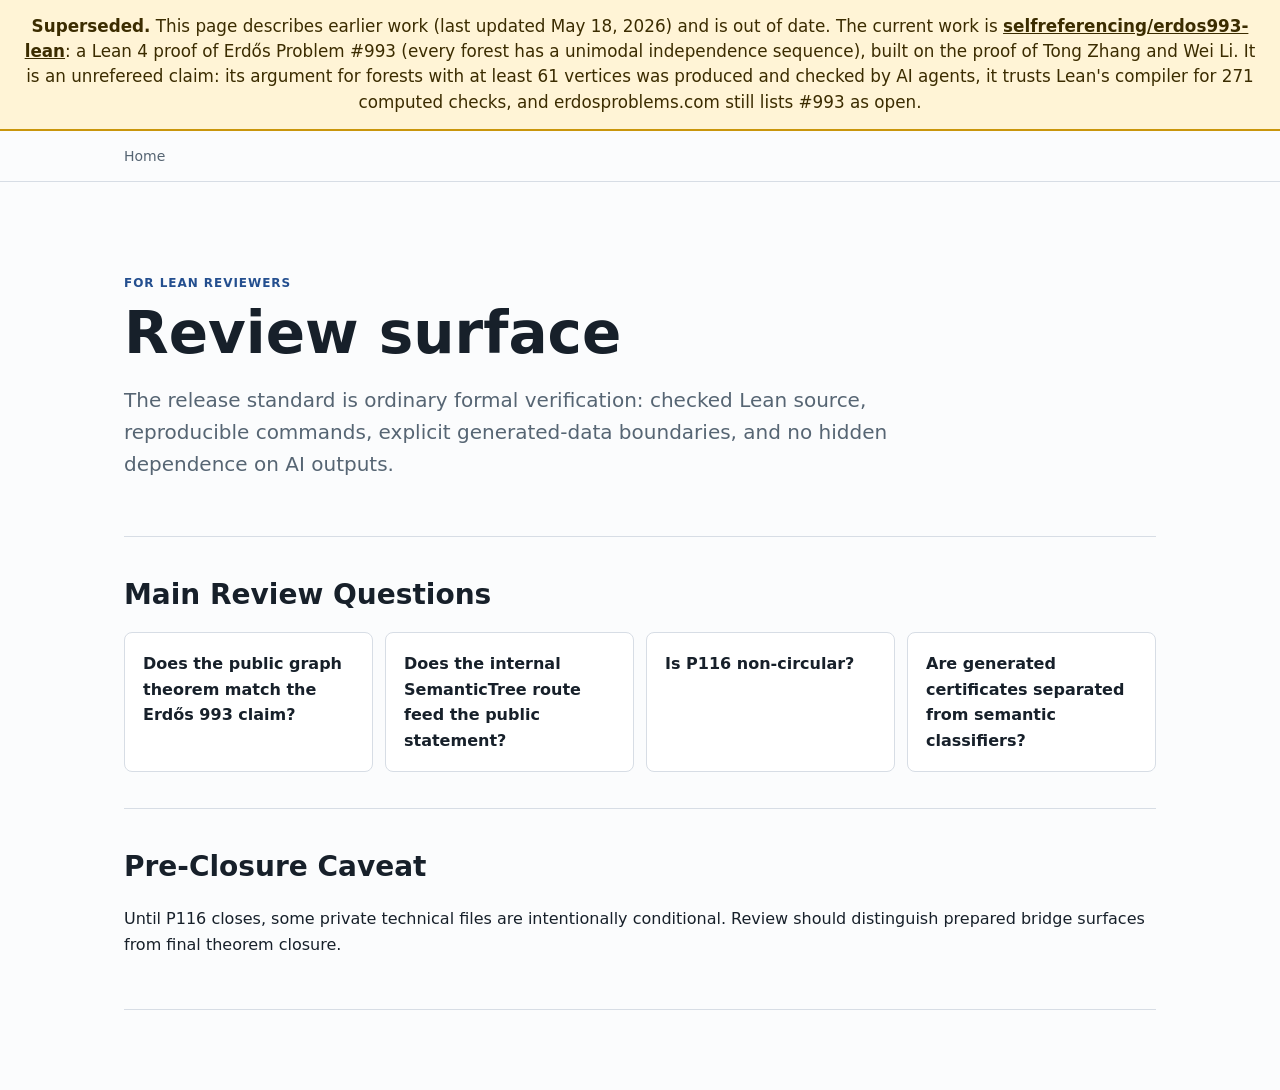
<file: docs/for-lean-reviewers.html>
<!doctype html>
<html lang="en">
<head>
  <meta charset="utf-8">
  <meta name="viewport" content="width=device-width, initial-scale=1">
  <title>For Lean Reviewers | Erdős 993</title>
  <link rel="stylesheet" href="../styles.css">
</head>
<body>
  <div class="superseded-banner" role="note" style="background:#fff4d6;color:#3b2c00;border-bottom:2px solid #c9960c;padding:14px 20px;font-size:1.05rem;line-height:1.5;text-align:center;">
    <strong>Superseded.</strong> This page describes earlier work (last updated May 18, 2026) and is out of date. The current work is
    <a href="https://github.com/selfreferencing/erdos993-lean" style="color:inherit;font-weight:600;text-decoration:underline;">selfreferencing/erdos993-lean</a>:
    a Lean 4 proof of Erdős Problem #993 (every forest has a unimodal independence sequence), built on the proof of Tong Zhang and Wei Li.
    It is an unrefereed claim: its argument for forests with at least 61 vertices was produced and checked by AI agents, it trusts Lean's compiler for 271 computed checks, and erdosproblems.com still lists #993 as open.
  </div>

  <header class="site-header"><nav><a href="../">Home</a></nav></header>
  <main>
    <section class="hero">
      <p class="eyebrow">For Lean reviewers</p>
      <h1>Review surface</h1>
      <p class="lede">
        The release standard is ordinary formal verification: checked Lean
        source, reproducible commands, explicit generated-data boundaries, and
        no hidden dependence on AI outputs.
      </p>
    </section>
    <section>
      <h2>Main Review Questions</h2>
      <div class="cards">
        <div class="panel">Does the public graph theorem match the Erdős 993 claim?</div>
        <div class="panel">Does the internal SemanticTree route feed the public statement?</div>
        <div class="panel">Is P116 non-circular?</div>
        <div class="panel">Are generated certificates separated from semantic classifiers?</div>
      </div>
    </section>
    <section>
      <h2>Pre-Closure Caveat</h2>
      <p>
        Until P116 closes, some private technical files are intentionally
        conditional. Review should distinguish prepared bridge surfaces from
        final theorem closure.
      </p>
    </section>
  </main>
</body>
</html>
</file>
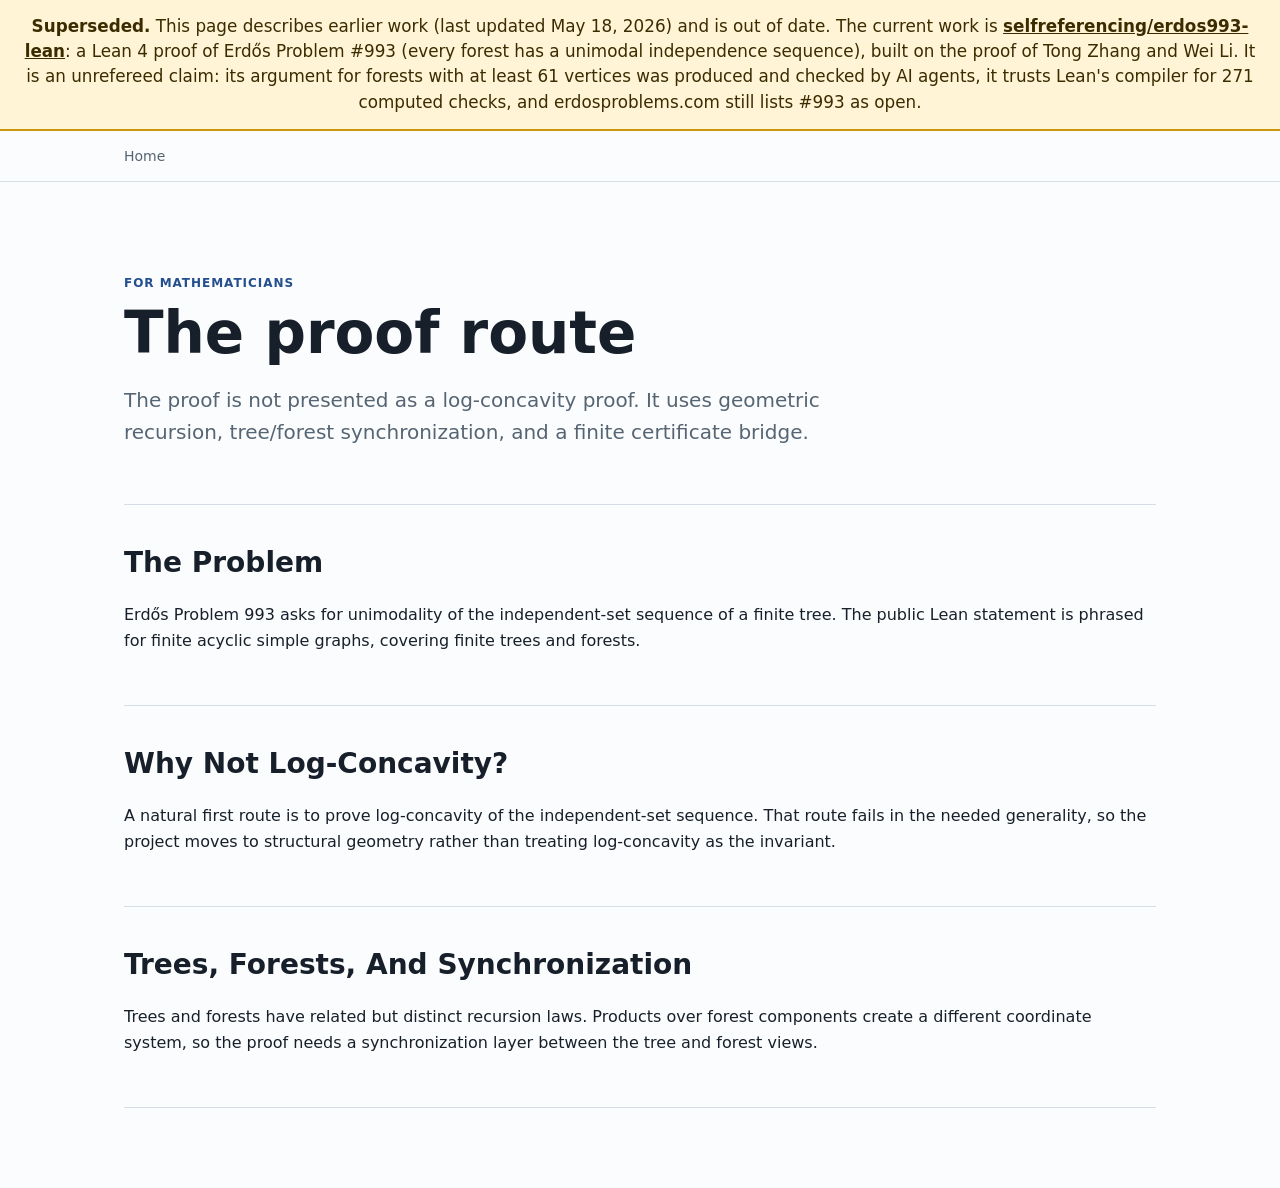
<file: docs/for-mathematicians.html>
<!doctype html>
<html lang="en">
<head>
  <meta charset="utf-8">
  <meta name="viewport" content="width=device-width, initial-scale=1">
  <title>For Mathematicians | Erdős 993</title>
  <link rel="stylesheet" href="../styles.css">
</head>
<body>
  <div class="superseded-banner" role="note" style="background:#fff4d6;color:#3b2c00;border-bottom:2px solid #c9960c;padding:14px 20px;font-size:1.05rem;line-height:1.5;text-align:center;">
    <strong>Superseded.</strong> This page describes earlier work (last updated May 18, 2026) and is out of date. The current work is
    <a href="https://github.com/selfreferencing/erdos993-lean" style="color:inherit;font-weight:600;text-decoration:underline;">selfreferencing/erdos993-lean</a>:
    a Lean 4 proof of Erdős Problem #993 (every forest has a unimodal independence sequence), built on the proof of Tong Zhang and Wei Li.
    It is an unrefereed claim: its argument for forests with at least 61 vertices was produced and checked by AI agents, it trusts Lean's compiler for 271 computed checks, and erdosproblems.com still lists #993 as open.
  </div>

  <header class="site-header"><nav><a href="../">Home</a></nav></header>
  <main>
    <section class="hero">
      <p class="eyebrow">For mathematicians</p>
      <h1>The proof route</h1>
      <p class="lede">
        The proof is not presented as a log-concavity proof. It uses geometric
        recursion, tree/forest synchronization, and a finite certificate bridge.
      </p>
    </section>
    <section>
      <h2>The Problem</h2>
      <p>
        Erdős Problem 993 asks for unimodality of the independent-set sequence
        of a finite tree. The public Lean statement is phrased for finite
        acyclic simple graphs, covering finite trees and forests.
      </p>
    </section>
    <section>
      <h2>Why Not Log-Concavity?</h2>
      <p>
        A natural first route is to prove log-concavity of the independent-set
        sequence. That route fails in the needed generality, so the project
        moves to structural geometry rather than treating log-concavity as the
        invariant.
      </p>
    </section>
    <section>
      <h2>Trees, Forests, And Synchronization</h2>
      <p>
        Trees and forests have related but distinct recursion laws. Products
        over forest components create a different coordinate system, so the
        proof needs a synchronization layer between the tree and forest views.
      </p>
    </section>
  </main>
</body>
</html>
</file>
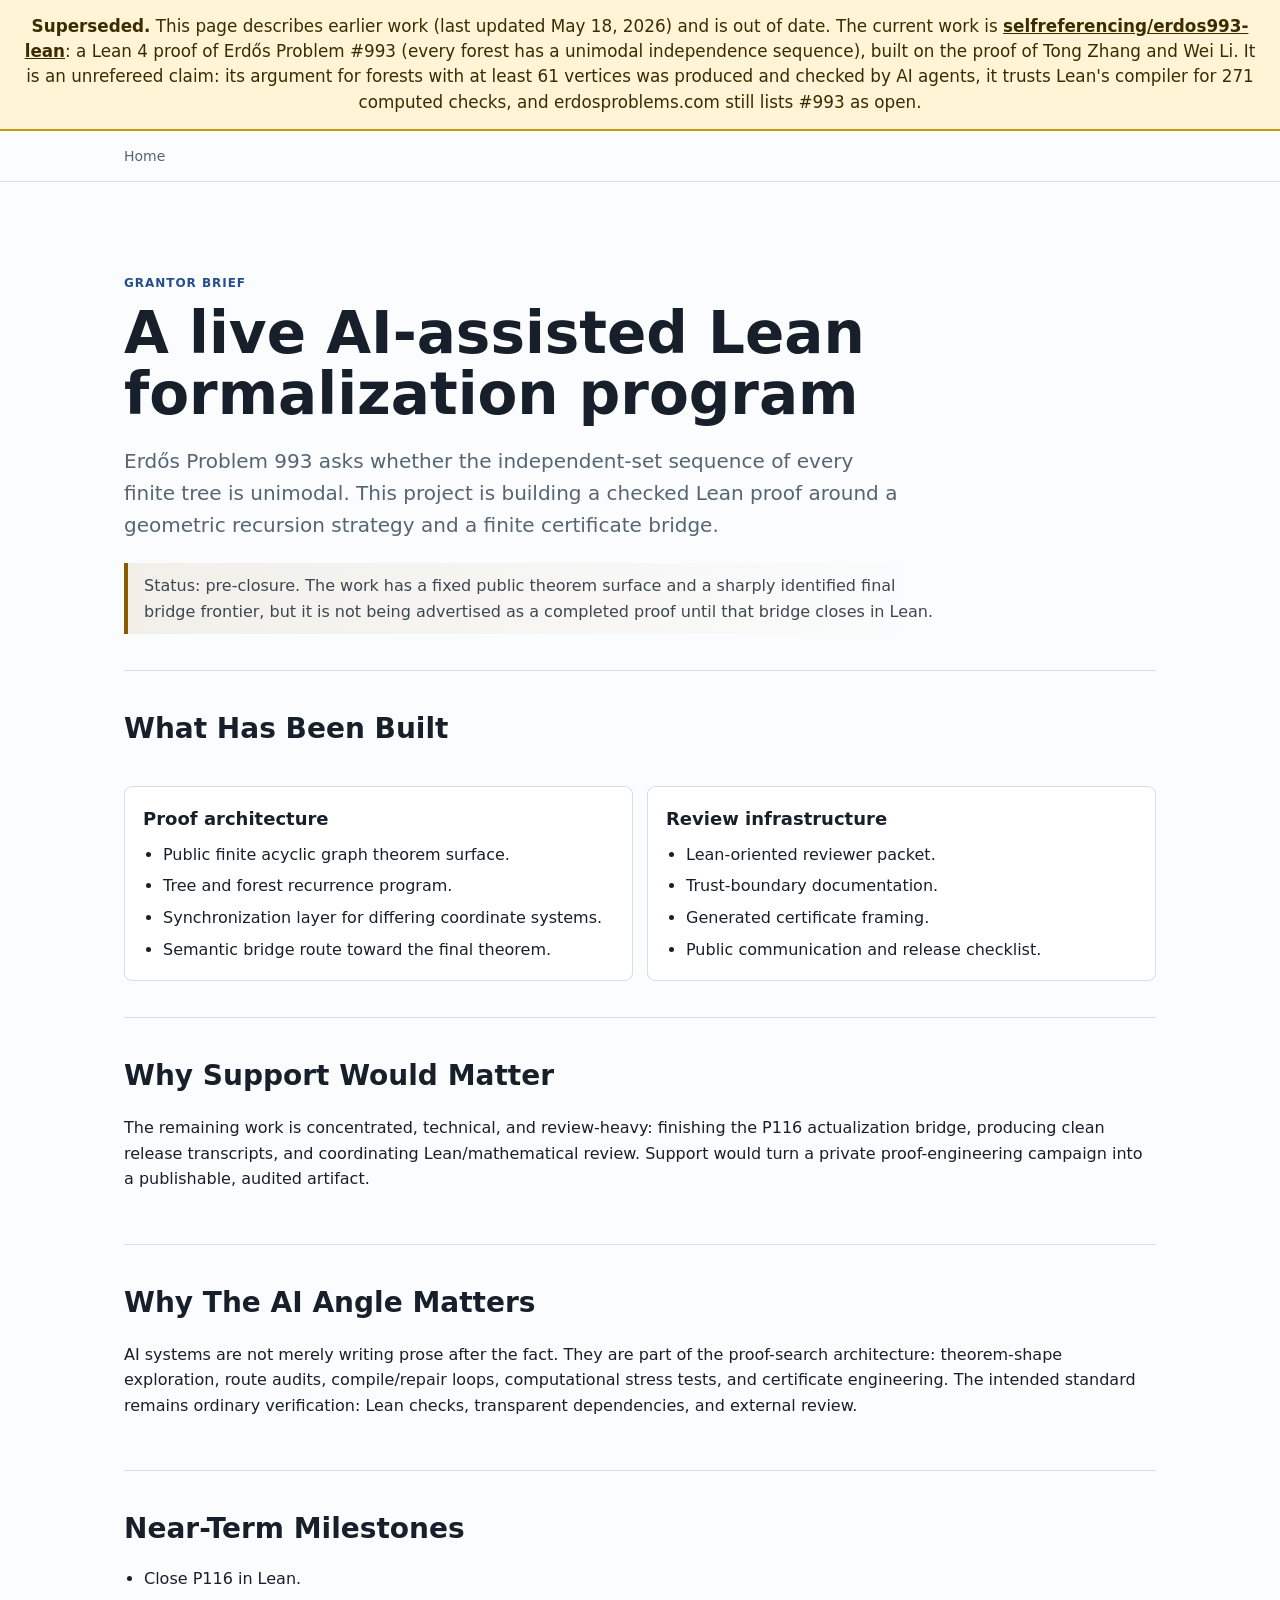
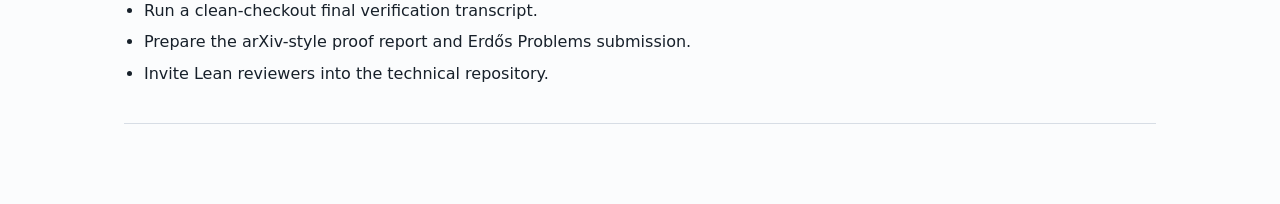
<file: docs/grantor-brief.html>
<!doctype html>
<html lang="en">
<head>
  <meta charset="utf-8">
  <meta name="viewport" content="width=device-width, initial-scale=1">
  <title>Grantor Brief | Erdős 993</title>
  <link rel="stylesheet" href="../styles.css">
</head>
<body>
  <div class="superseded-banner" role="note" style="background:#fff4d6;color:#3b2c00;border-bottom:2px solid #c9960c;padding:14px 20px;font-size:1.05rem;line-height:1.5;text-align:center;">
    <strong>Superseded.</strong> This page describes earlier work (last updated May 18, 2026) and is out of date. The current work is
    <a href="https://github.com/selfreferencing/erdos993-lean" style="color:inherit;font-weight:600;text-decoration:underline;">selfreferencing/erdos993-lean</a>:
    a Lean 4 proof of Erdős Problem #993 (every forest has a unimodal independence sequence), built on the proof of Tong Zhang and Wei Li.
    It is an unrefereed claim: its argument for forests with at least 61 vertices was produced and checked by AI agents, it trusts Lean's compiler for 271 computed checks, and erdosproblems.com still lists #993 as open.
  </div>

  <header class="site-header"><nav><a href="../">Home</a></nav></header>
  <main>
    <section class="hero">
      <p class="eyebrow">Grantor brief</p>
      <h1>A live AI-assisted Lean formalization program</h1>
      <p class="lede">
        Erdős Problem 993 asks whether the independent-set sequence of every
        finite tree is unimodal. This project is building a checked Lean proof
        around a geometric recursion strategy and a finite certificate bridge.
      </p>
      <p class="truth-note">
        Status: pre-closure. The work has a fixed public theorem surface and a
        sharply identified final bridge frontier, but it is not being advertised
        as a completed proof until that bridge closes in Lean.
      </p>
    </section>

    <section>
      <h2>What Has Been Built</h2>
      <div class="two-column">
        <div>
          <h3>Proof architecture</h3>
          <ul class="compact-list">
            <li>Public finite acyclic graph theorem surface.</li>
            <li>Tree and forest recurrence program.</li>
            <li>Synchronization layer for differing coordinate systems.</li>
            <li>Semantic bridge route toward the final theorem.</li>
          </ul>
        </div>
        <div>
          <h3>Review infrastructure</h3>
          <ul class="compact-list">
            <li>Lean-oriented reviewer packet.</li>
            <li>Trust-boundary documentation.</li>
            <li>Generated certificate framing.</li>
            <li>Public communication and release checklist.</li>
          </ul>
        </div>
      </div>
    </section>

    <section>
      <h2>Why Support Would Matter</h2>
      <p>
        The remaining work is concentrated, technical, and review-heavy:
        finishing the P116 actualization bridge, producing clean release
        transcripts, and coordinating Lean/mathematical review. Support would
        turn a private proof-engineering campaign into a publishable, audited
        artifact.
      </p>
    </section>

    <section>
      <h2>Why The AI Angle Matters</h2>
      <p>
        AI systems are not merely writing prose after the fact. They are part of
        the proof-search architecture: theorem-shape exploration, route audits,
        compile/repair loops, computational stress tests, and certificate
        engineering. The intended standard remains ordinary verification: Lean
        checks, transparent dependencies, and external review.
      </p>
    </section>

    <section>
      <h2>Near-Term Milestones</h2>
      <ul class="compact-list">
        <li>Close P116 in Lean.</li>
        <li>Run a clean-checkout final verification transcript.</li>
        <li>Prepare the arXiv-style proof report and Erdős Problems submission.</li>
        <li>Invite Lean reviewers into the technical repository.</li>
      </ul>
    </section>
  </main>
</body>
</html>
</file>
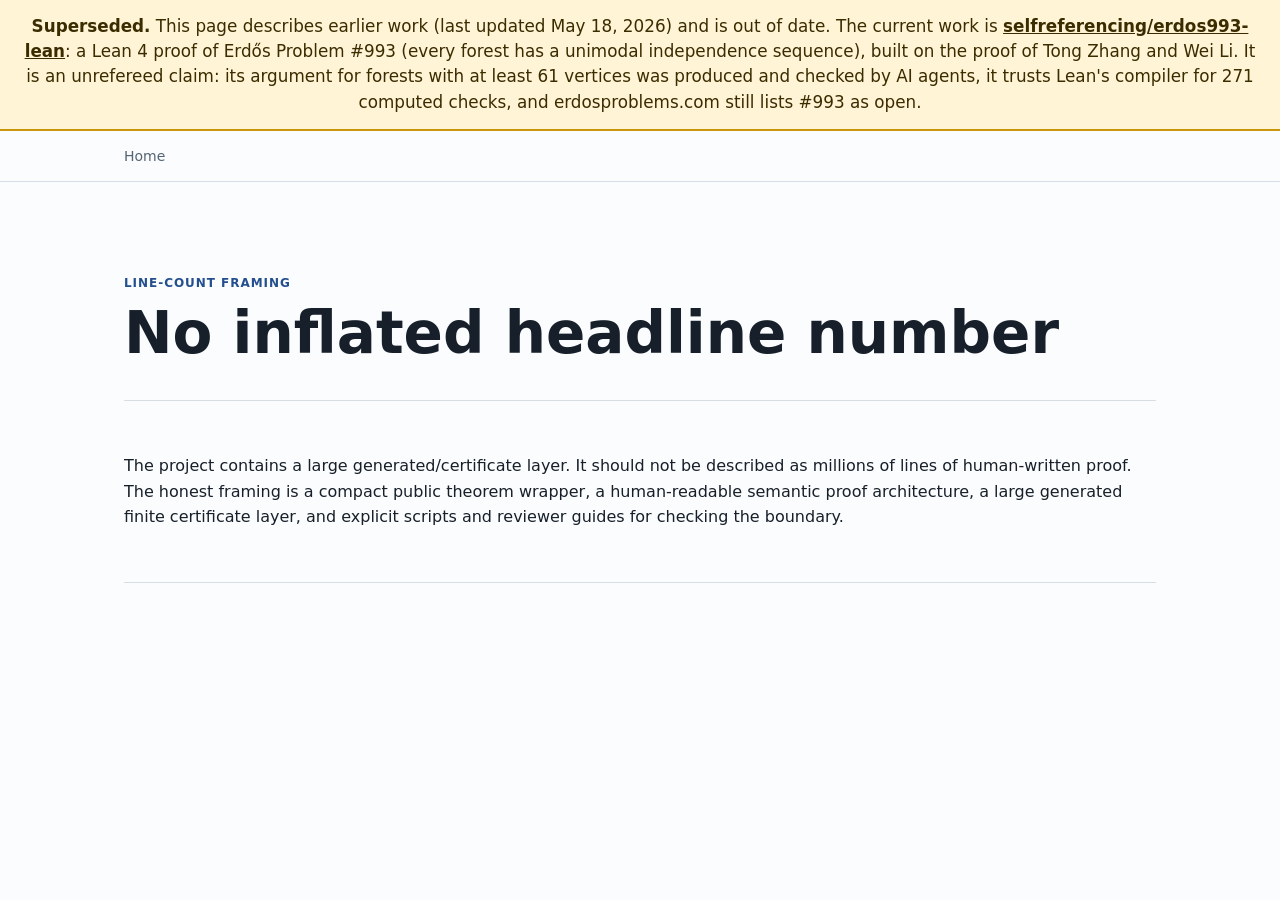
<file: docs/line-count-framing.html>
<!doctype html>
<html lang="en">
<head>
  <meta charset="utf-8">
  <meta name="viewport" content="width=device-width, initial-scale=1">
  <title>Line Count Framing | Erdős 993</title>
  <link rel="stylesheet" href="../styles.css">
</head>
<body>
  <div class="superseded-banner" role="note" style="background:#fff4d6;color:#3b2c00;border-bottom:2px solid #c9960c;padding:14px 20px;font-size:1.05rem;line-height:1.5;text-align:center;">
    <strong>Superseded.</strong> This page describes earlier work (last updated May 18, 2026) and is out of date. The current work is
    <a href="https://github.com/selfreferencing/erdos993-lean" style="color:inherit;font-weight:600;text-decoration:underline;">selfreferencing/erdos993-lean</a>:
    a Lean 4 proof of Erdős Problem #993 (every forest has a unimodal independence sequence), built on the proof of Tong Zhang and Wei Li.
    It is an unrefereed claim: its argument for forests with at least 61 vertices was produced and checked by AI agents, it trusts Lean's compiler for 271 computed checks, and erdosproblems.com still lists #993 as open.
  </div>

  <header class="site-header"><nav><a href="../">Home</a></nav></header>
  <main>
    <section class="hero">
      <p class="eyebrow">Line-count framing</p>
      <h1>No inflated headline number</h1>
    </section>
    <section>
      <p>
        The project contains a large generated/certificate layer. It should not
        be described as millions of lines of human-written proof. The honest
        framing is a compact public theorem wrapper, a human-readable semantic
        proof architecture, a large generated finite certificate layer, and
        explicit scripts and reviewer guides for checking the boundary.
      </p>
    </section>
  </main>
</body>
</html>
</file>
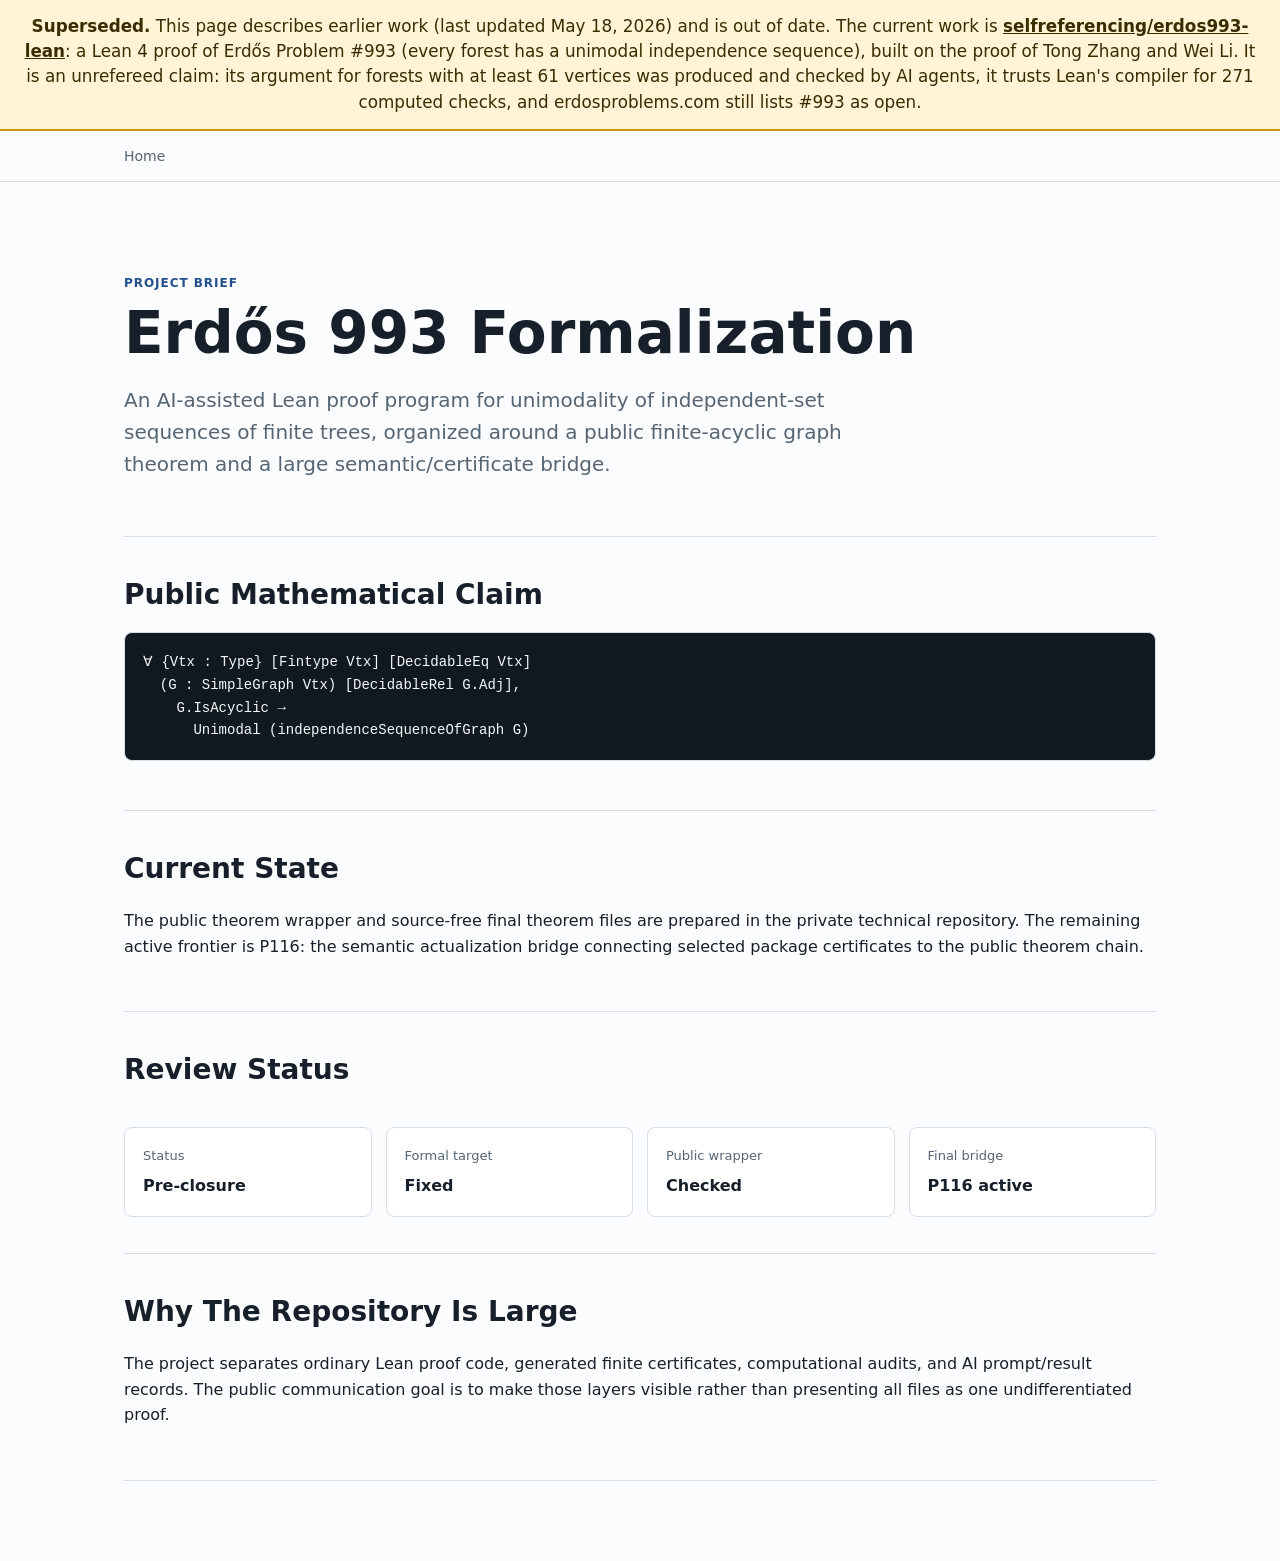
<file: docs/project-brief.html>
<!doctype html>
<html lang="en">
<head>
  <meta charset="utf-8">
  <meta name="viewport" content="width=device-width, initial-scale=1">
  <title>Project Brief | Erdős 993</title>
  <link rel="stylesheet" href="../styles.css">
</head>
<body>
  <div class="superseded-banner" role="note" style="background:#fff4d6;color:#3b2c00;border-bottom:2px solid #c9960c;padding:14px 20px;font-size:1.05rem;line-height:1.5;text-align:center;">
    <strong>Superseded.</strong> This page describes earlier work (last updated May 18, 2026) and is out of date. The current work is
    <a href="https://github.com/selfreferencing/erdos993-lean" style="color:inherit;font-weight:600;text-decoration:underline;">selfreferencing/erdos993-lean</a>:
    a Lean 4 proof of Erdős Problem #993 (every forest has a unimodal independence sequence), built on the proof of Tong Zhang and Wei Li.
    It is an unrefereed claim: its argument for forests with at least 61 vertices was produced and checked by AI agents, it trusts Lean's compiler for 271 computed checks, and erdosproblems.com still lists #993 as open.
  </div>

  <header class="site-header"><nav><a href="../">Home</a></nav></header>
  <main>
    <section class="hero">
      <p class="eyebrow">Project brief</p>
      <h1>Erdős 993 Formalization</h1>
      <p class="lede">
        An AI-assisted Lean proof program for unimodality of independent-set
        sequences of finite trees, organized around a public finite-acyclic
        graph theorem and a large semantic/certificate bridge.
      </p>
    </section>
    <section>
      <h2>Public Mathematical Claim</h2>
      <pre><code>∀ {Vtx : Type} [Fintype Vtx] [DecidableEq Vtx]
  (G : SimpleGraph Vtx) [DecidableRel G.Adj],
    G.IsAcyclic →
      Unimodal (independenceSequenceOfGraph G)</code></pre>
    </section>
    <section>
      <h2>Current State</h2>
      <p>
        The public theorem wrapper and source-free final theorem files are
        prepared in the private technical repository. The remaining active
        frontier is P116: the semantic actualization bridge connecting selected
        package certificates to the public theorem chain.
      </p>
    </section>
    <section>
      <h2>Review Status</h2>
      <div class="status-grid">
        <div><span class="label">Status</span><strong>Pre-closure</strong></div>
        <div><span class="label">Formal target</span><strong>Fixed</strong></div>
        <div><span class="label">Public wrapper</span><strong>Checked</strong></div>
        <div><span class="label">Final bridge</span><strong>P116 active</strong></div>
      </div>
    </section>
    <section>
      <h2>Why The Repository Is Large</h2>
      <p>
        The project separates ordinary Lean proof code, generated finite
        certificates, computational audits, and AI prompt/result records. The
        public communication goal is to make those layers visible rather than
        presenting all files as one undifferentiated proof.
      </p>
    </section>
  </main>
</body>
</html>
</file>
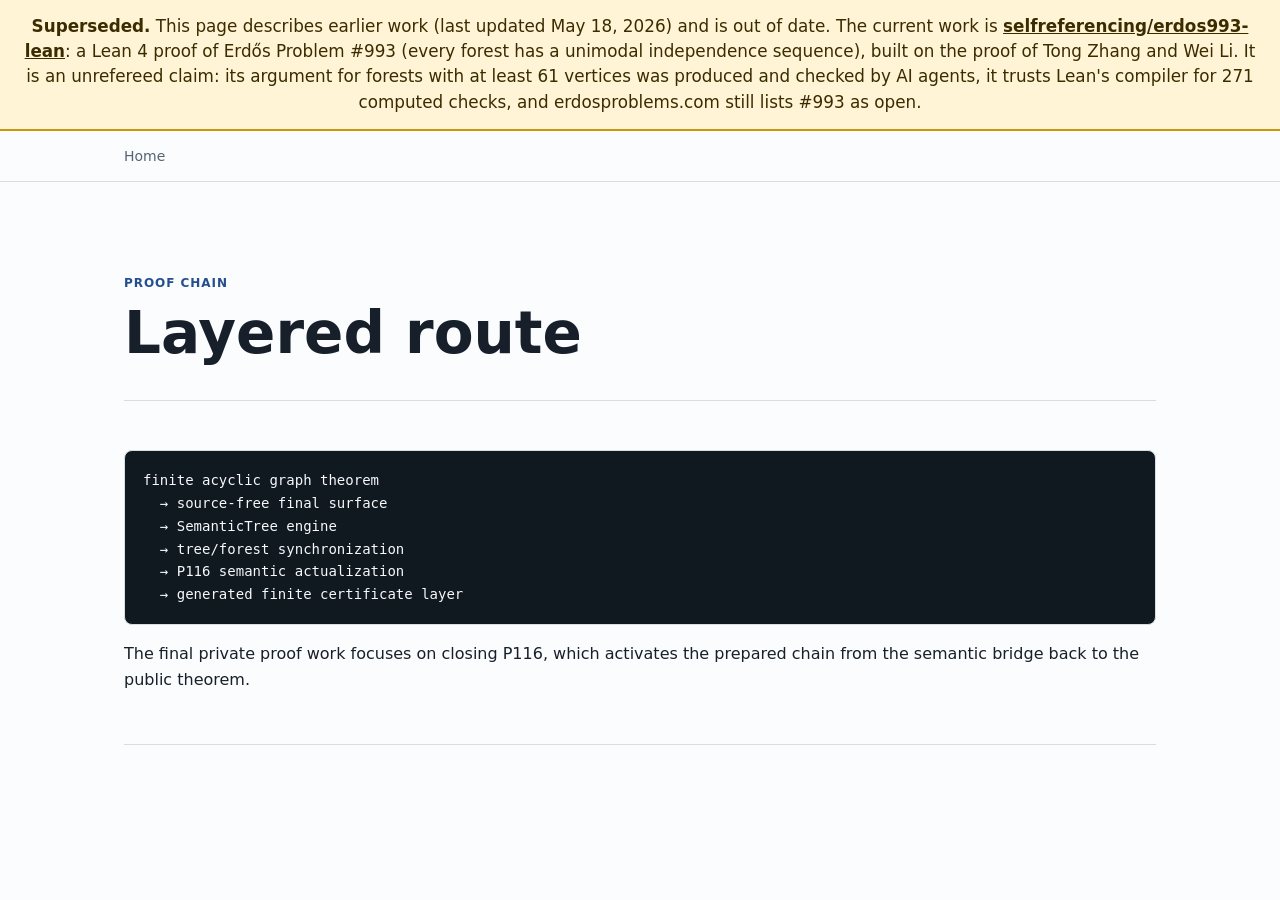
<file: docs/proof-chain.html>
<!doctype html>
<html lang="en">
<head>
  <meta charset="utf-8">
  <meta name="viewport" content="width=device-width, initial-scale=1">
  <title>Proof Chain | Erdős 993</title>
  <link rel="stylesheet" href="../styles.css">
</head>
<body>
  <div class="superseded-banner" role="note" style="background:#fff4d6;color:#3b2c00;border-bottom:2px solid #c9960c;padding:14px 20px;font-size:1.05rem;line-height:1.5;text-align:center;">
    <strong>Superseded.</strong> This page describes earlier work (last updated May 18, 2026) and is out of date. The current work is
    <a href="https://github.com/selfreferencing/erdos993-lean" style="color:inherit;font-weight:600;text-decoration:underline;">selfreferencing/erdos993-lean</a>:
    a Lean 4 proof of Erdős Problem #993 (every forest has a unimodal independence sequence), built on the proof of Tong Zhang and Wei Li.
    It is an unrefereed claim: its argument for forests with at least 61 vertices was produced and checked by AI agents, it trusts Lean's compiler for 271 computed checks, and erdosproblems.com still lists #993 as open.
  </div>

  <header class="site-header"><nav><a href="../">Home</a></nav></header>
  <main>
    <section class="hero">
      <p class="eyebrow">Proof chain</p>
      <h1>Layered route</h1>
    </section>
    <section>
      <pre><code>finite acyclic graph theorem
  → source-free final surface
  → SemanticTree engine
  → tree/forest synchronization
  → P116 semantic actualization
  → generated finite certificate layer</code></pre>
      <p>
        The final private proof work focuses on closing P116, which activates
        the prepared chain from the semantic bridge back to the public theorem.
      </p>
    </section>
  </main>
</body>
</html>
</file>
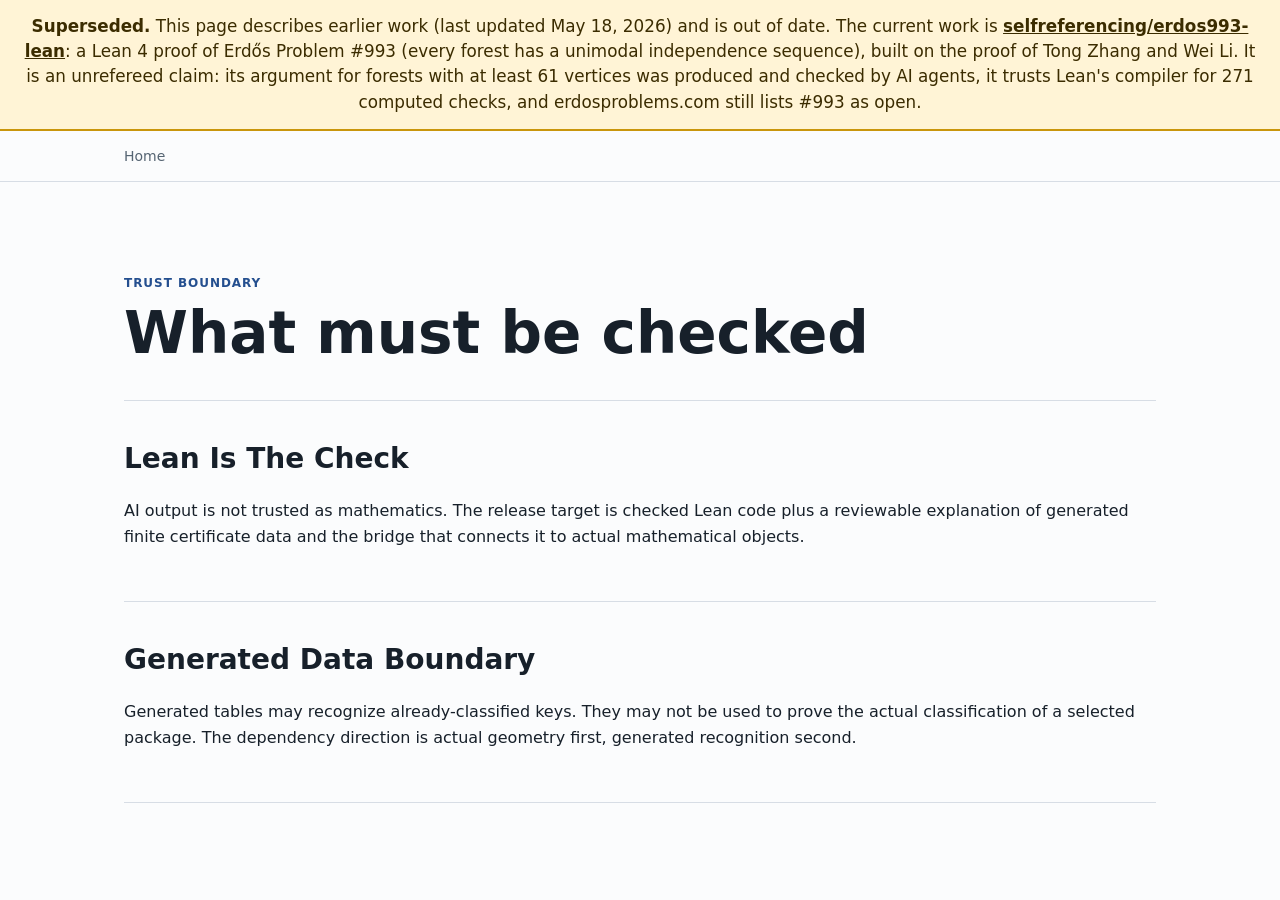
<file: docs/trust-boundary.html>
<!doctype html>
<html lang="en">
<head>
  <meta charset="utf-8">
  <meta name="viewport" content="width=device-width, initial-scale=1">
  <title>Trust Boundary | Erdős 993</title>
  <link rel="stylesheet" href="../styles.css">
</head>
<body>
  <div class="superseded-banner" role="note" style="background:#fff4d6;color:#3b2c00;border-bottom:2px solid #c9960c;padding:14px 20px;font-size:1.05rem;line-height:1.5;text-align:center;">
    <strong>Superseded.</strong> This page describes earlier work (last updated May 18, 2026) and is out of date. The current work is
    <a href="https://github.com/selfreferencing/erdos993-lean" style="color:inherit;font-weight:600;text-decoration:underline;">selfreferencing/erdos993-lean</a>:
    a Lean 4 proof of Erdős Problem #993 (every forest has a unimodal independence sequence), built on the proof of Tong Zhang and Wei Li.
    It is an unrefereed claim: its argument for forests with at least 61 vertices was produced and checked by AI agents, it trusts Lean's compiler for 271 computed checks, and erdosproblems.com still lists #993 as open.
  </div>

  <header class="site-header"><nav><a href="../">Home</a></nav></header>
  <main>
    <section class="hero">
      <p class="eyebrow">Trust boundary</p>
      <h1>What must be checked</h1>
    </section>
    <section>
      <h2>Lean Is The Check</h2>
      <p>
        AI output is not trusted as mathematics. The release target is checked
        Lean code plus a reviewable explanation of generated finite certificate
        data and the bridge that connects it to actual mathematical objects.
      </p>
    </section>
    <section>
      <h2>Generated Data Boundary</h2>
      <p>
        Generated tables may recognize already-classified keys. They may not be
        used to prove the actual classification of a selected package. The
        dependency direction is actual geometry first, generated recognition
        second.
      </p>
    </section>
  </main>
</body>
</html>
</file>
<file: styles.css>
:root {
  color-scheme: light;
  --ink: #17202a;
  --muted: #566573;
  --line: #d7dde5;
  --paper: #fbfcfd;
  --band: #eef3f8;
  --blue: #244f8f;
  --green: #2f7d4c;
  --amber: #8a5a00;
}

* {
  box-sizing: border-box;
}

body {
  margin: 0;
  font-family: Inter, ui-sans-serif, system-ui, -apple-system, BlinkMacSystemFont, "Segoe UI", sans-serif;
  color: var(--ink);
  background: var(--paper);
  line-height: 1.6;
}

a {
  color: var(--blue);
}

.site-header {
  position: sticky;
  top: 0;
  z-index: 10;
  border-bottom: 1px solid var(--line);
  background: rgba(251, 252, 253, 0.94);
  backdrop-filter: blur(12px);
}

nav {
  max-width: 1080px;
  margin: 0 auto;
  display: flex;
  gap: 20px;
  padding: 14px 24px;
  overflow-x: auto;
}

nav a {
  color: var(--muted);
  text-decoration: none;
  font-size: 14px;
  white-space: nowrap;
}

nav a:hover {
  color: var(--blue);
}

main {
  max-width: 1080px;
  margin: 0 auto;
  padding: 48px 24px 80px;
}

section {
  padding: 36px 0;
  border-bottom: 1px solid var(--line);
}

.hero {
  padding-top: 44px;
}

.eyebrow {
  margin: 0 0 10px;
  color: var(--blue);
  font-weight: 700;
  text-transform: uppercase;
  letter-spacing: 0.08em;
  font-size: 12px;
}

h1 {
  margin: 0;
  font-size: 58px;
  line-height: 1.05;
  letter-spacing: 0;
}

h2 {
  margin: 0 0 14px;
  font-size: 28px;
  letter-spacing: 0;
}

h3 {
  margin: 0 0 8px;
  font-size: 18px;
}

.lede {
  max-width: 780px;
  color: var(--muted);
  font-size: 20px;
}

.truth-note {
  max-width: 820px;
  margin: 22px 0 0;
  border-left: 4px solid var(--amber);
  padding: 10px 0 10px 16px;
  color: #3e4650;
  background: linear-gradient(90deg, rgba(138, 90, 0, 0.08), transparent);
}

.meta-line {
  margin-top: 14px;
  color: var(--muted);
  font-size: 14px;
}

.cta-row {
  display: flex;
  flex-wrap: wrap;
  gap: 12px;
  margin-top: 26px;
}

.button {
  display: inline-flex;
  align-items: center;
  min-height: 42px;
  border: 1px solid var(--line);
  border-radius: 8px;
  padding: 9px 14px;
  background: white;
  color: var(--blue);
  text-decoration: none;
  font-weight: 700;
}

.button.primary {
  border-color: var(--blue);
  background: var(--blue);
  color: white;
}

.status-grid,
.split,
.two-column {
  display: grid;
  gap: 14px;
  margin-top: 34px;
}

.status-grid {
  grid-template-columns: repeat(4, minmax(0, 1fr));
}

.split {
  grid-template-columns: repeat(2, minmax(0, 1fr));
}

.two-column {
  grid-template-columns: repeat(2, minmax(0, 1fr));
}

.status-grid div,
.split div,
.two-column div,
.cards a,
.panel {
  border: 1px solid var(--line);
  border-radius: 8px;
  background: white;
  padding: 18px;
}

.label {
  display: block;
  color: var(--muted);
  font-size: 13px;
  margin-bottom: 6px;
}

.compact-list {
  margin: 0;
  padding-left: 20px;
}

.compact-list li + li {
  margin-top: 6px;
}

pre {
  overflow-x: auto;
  border: 1px solid var(--line);
  border-radius: 8px;
  padding: 18px;
  background: #101820;
  color: #f6f8fa;
}

code {
  font-family: ui-monospace, SFMono-Regular, Menlo, Consolas, monospace;
  font-size: 14px;
}

.mermaid {
  border: 1px solid var(--line);
  border-radius: 8px;
  background: white;
  padding: 18px;
  overflow-x: auto;
}

.cards {
  display: grid;
  grid-template-columns: repeat(auto-fit, minmax(220px, 1fr));
  gap: 12px;
}

.cards a,
.panel {
  color: var(--blue);
  text-decoration: none;
  font-weight: 700;
}

.panel {
  color: var(--ink);
}

@media (max-width: 720px) {
  h1 {
    font-size: 42px;
  }

  .status-grid,
  .split,
  .two-column {
    grid-template-columns: 1fr;
  }
}
</file>
